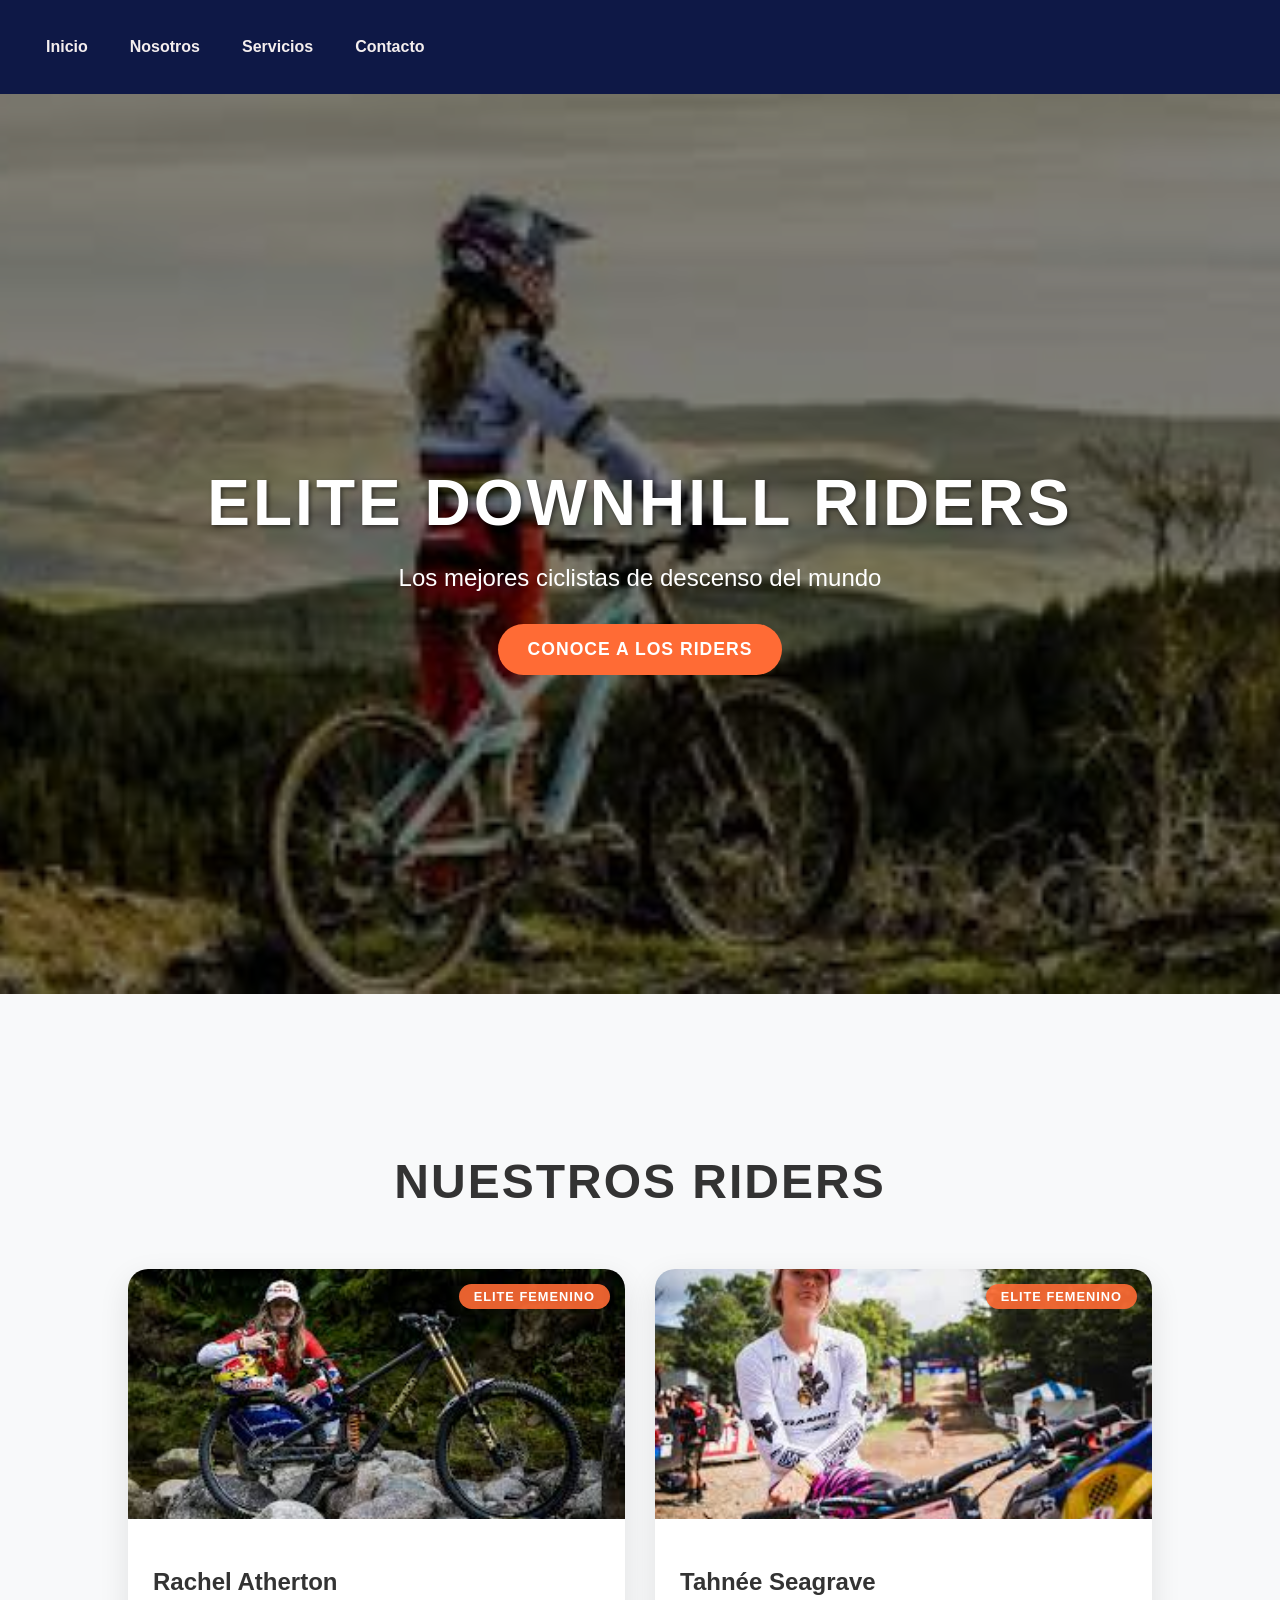
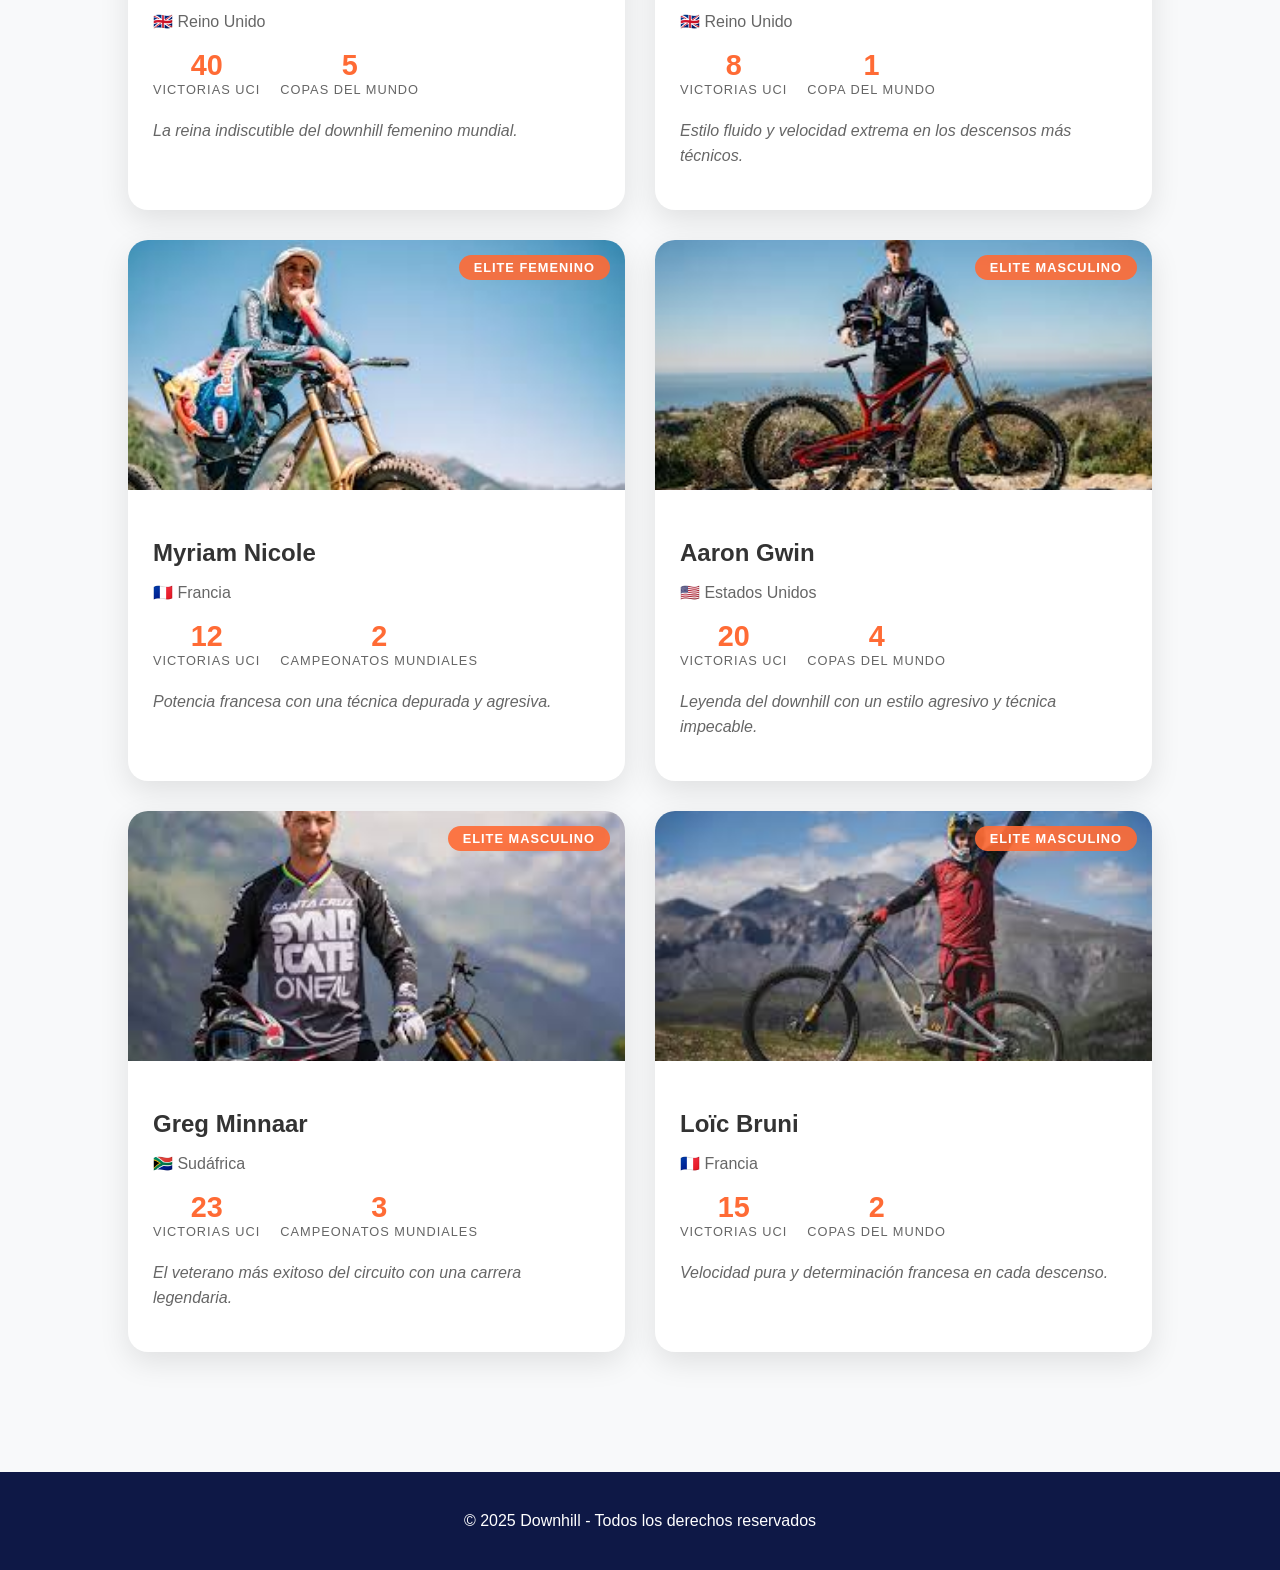
<file: index.html>
<!DOCTYPE html>
<html lang="es">
<head>
    <meta charset="UTF-8">
    <meta name="viewport" content="width=device-width, initial-scale=1.0">
    <link rel="icon" href="img/dh.jpeg" type="image/png">
    <title>Downhill Riders - Elite Mountain Bikers</title>
    <link href="https://fonts.googleapis.com/css2?family=Roboto:wght@300;400;700;900&display=swap" rel="stylesheet">
    <link rel="stylesheet" href="css/style.css">
</head>
<body>
    <header>
      <nav>
        <ul>
          <li><a href="#" target="_blank" rel="noopener noreferrer">Inicio</a></li>
          <li><a href="https://orion9ftf.github.io/portfolio-maypher/" target="_blank" rel="noopener noreferrer">Nosotros</a></li>
          <li><a href="https://github.com/orion9ftf/Landing-page" target="_blank" rel="noopener noreferrer">Servicios</a></li>
          <li><a href="https://www.linkedin.com/in/eva-matus-240063128/" target="_blank" rel="noopener noreferrer">Contacto</a></li>
        </ul>
      </nav>    
    </header>

        <!-- Hero Section -->
    <section id="home" class="hero">
        <div class="hero-content">
            <h1 class="hero-title">ELITE DOWNHILL RIDERS</h1>
            <p class="hero-subtitle">Los mejores ciclistas de descenso del mundo</p>
            <button class="hero-btn" onclick="document.getElementById('riders').scrollIntoView()">Conoce a los Riders</button>
        </div>
        <div class="hero-overlay"></div>
    </section>

    <section id="riders" class="riders-section">
        <div class="container">
            <h2 class="section-title">NUESTROS RIDERS</h2>
            <div class="riders-grid">
                <!-- Female Riders -->
                <div class="rider-card">
                    <div class="card-image">
                        <img src="img/Rachel.jpeg" alt="Rachel Atherton">
                        <div class="card-overlay">
                            <span class="rider-category">ELITE FEMENINO</span>
                        </div>
                    </div>
                    <div class="card-content">
                        <h3 class="rider-name">Rachel Atherton</h3>
                        <p class="rider-country">🇬🇧 Reino Unido</p>
                        <div class="rider-stats">
                            <div class="stat">
                                <span class="stat-number">40</span>
                                <span class="stat-label">Victorias UCI</span>
                            </div>
                            <div class="stat">
                                <span class="stat-number">5</span>
                                <span class="stat-label">Copas del Mundo</span>
                            </div>
                        </div>
                        <p class="rider-description">La reina indiscutible del downhill femenino mundial.</p>
                    </div>
                </div>

                <div class="rider-card">
                    <div class="card-image">
                        <img src="img/Seagrave.jpeg" alt="Tahnée Seagrave">
                        <div class="card-overlay">
                            <span class="rider-category">ELITE FEMENINO</span>
                        </div>
                    </div>
                    <div class="card-content">
                        <h3 class="rider-name">Tahnée Seagrave</h3>
                        <p class="rider-country">🇬🇧 Reino Unido</p>
                        <div class="rider-stats">
                            <div class="stat">
                                <span class="stat-number">8</span>
                                <span class="stat-label">Victorias UCI</span>
                            </div>
                            <div class="stat">
                                <span class="stat-number">1</span>
                                <span class="stat-label">Copa del Mundo</span>
                            </div>
                        </div>
                        <p class="rider-description">Estilo fluido y velocidad extrema en los descensos más técnicos.</p>
                    </div>
                </div>

                <div class="rider-card">
                    <div class="card-image">
                        <img src="img/Myriam.jpeg" alt="Myriam Nicole">
                        <div class="card-overlay">
                            <span class="rider-category">ELITE FEMENINO</span>
                        </div>
                    </div>
                    <div class="card-content">
                        <h3 class="rider-name">Myriam Nicole</h3>
                        <p class="rider-country">🇫🇷 Francia</p>
                        <div class="rider-stats">
                            <div class="stat">
                                <span class="stat-number">12</span>
                                <span class="stat-label">Victorias UCI</span>
                            </div>
                            <div class="stat">
                                <span class="stat-number">2</span>
                                <span class="stat-label">Campeonatos Mundiales</span>
                            </div>
                        </div>
                        <p class="rider-description">Potencia francesa con una técnica depurada y agresiva.</p>
                    </div>
                </div>
                <!-- Male Riders -->
                <div class="rider-card">
                    <div class="card-image">
                        <img src="img/aaron.jpeg" alt="Aaron Gwin">
                        <div class="card-overlay">
                            <span class="rider-category">ELITE MASCULINO</span>
                        </div>
                    </div>
                    <div class="card-content">
                        <h3 class="rider-name">Aaron Gwin</h3>
                        <p class="rider-country">🇺🇸 Estados Unidos</p>
                        <div class="rider-stats">
                            <div class="stat">
                                <span class="stat-number">20</span>
                                <span class="stat-label">Victorias UCI</span>
                            </div>
                            <div class="stat">
                                <span class="stat-number">4</span>
                                <span class="stat-label">Copas del Mundo</span>
                            </div>
                        </div>
                        <p class="rider-description">Leyenda del downhill con un estilo agresivo y técnica impecable.</p>
                    </div>
                </div>

                <div class="rider-card">
                    <div class="card-image">
                        <img src="img/greg.jpeg" alt="Greg Minnaar">
                        <div class="card-overlay">
                            <span class="rider-category">ELITE MASCULINO</span>
                        </div>
                    </div>
                    <div class="card-content">
                        <h3 class="rider-name">Greg Minnaar</h3>
                        <p class="rider-country">🇿🇦 Sudáfrica</p>
                        <div class="rider-stats">
                            <div class="stat">
                                <span class="stat-number">23</span>
                                <span class="stat-label">Victorias UCI</span>
                            </div>
                            <div class="stat">
                                <span class="stat-number">3</span>
                                <span class="stat-label">Campeonatos Mundiales</span>
                            </div>
                        </div>
                        <p class="rider-description">El veterano más exitoso del circuito con una carrera legendaria.</p>
                    </div>
                </div>

                <div class="rider-card">
                    <div class="card-image">
                        <img src="img/Bruni.jpeg" alt="Loïc Bruni">
                        <div class="card-overlay">
                            <span class="rider-category">ELITE MASCULINO</span>
                        </div>
                    </div>
                    <div class="card-content">
                        <h3 class="rider-name">Loïc Bruni</h3>
                        <p class="rider-country">🇫🇷 Francia</p>
                        <div class="rider-stats">
                            <div class="stat">
                                <span class="stat-number">15</span>
                                <span class="stat-label">Victorias UCI</span>
                            </div>
                            <div class="stat">
                                <span class="stat-number">2</span>
                                <span class="stat-label">Copas del Mundo</span>
                            </div>
                        </div>
                        <p class="rider-description">Velocidad pura y determinación francesa en cada descenso.</p>
                    </div>
                </div>
            </div>
        </div>
    </section>  

    <footer>
      &copy; 2025 Downhill - Todos los derechos reservados
    </footer>
</body>
</html>
</file>
<file: css/style.css>
body {
    font-family: Arial, sans-serif;
    margin: 0;
    padding: 0;
}

nav {
    background-color: #0e1846;
    padding: 30px;
}

nav ul {
    list-style: none;
    margin: 0;
    padding: 0;
    display: flex;
    gap: 10px;
}

nav li {
    display: inline;
}

nav a {
    color: rgb(244, 238, 238);
    text-decoration: none;
    font-weight: bold;
    padding: 8px 16px;
    display: block;
}

nav a:hover {
    background-color: #73d4d0;
    border-radius: 5px;
}


.container {
    width: 80%;
    margin: 0 auto;
    padding: 20px 0;
}

.hero {
    height: 100vh;
    background: linear-gradient(135deg, #667eea 0%, #764ba2 100%);
    background-image: url('/img/rachel-a.jpeg');
    background-size: cover;
    background-position: center;
    display: flex;
    align-items: center;
    justify-content: center;
    position: relative;
    text-align: center;
}


.hero-overlay {
    position: absolute;
    top: 0;
    left: 0;
    right: 0;
    bottom: 0;
    background: rgba(0, 0, 0, 0.5);
}

.hero-content {
    position: relative;
    z-index: 2;
    color: white;
}

.hero-title {
    font-size: 4rem;
    font-weight: 900;
    margin-bottom: 1rem;
    letter-spacing: 3px;
    text-shadow: 2px 2px 4px rgba(0, 0, 0, 0.5);
}

.hero-subtitle {
    font-size: 1.5rem;
    margin-bottom: 2rem;
    font-weight: 300;
}

.hero-btn {
    background: #ff6b35;
    color: white;
    border: none;
    padding: 15px 30px;
    font-size: 1.1rem;
    font-weight: 700;
    border-radius: 50px;
    cursor: pointer;
    transition: all 0.3s ease;
    text-transform: uppercase;
    letter-spacing: 1px;
}

.hero-btn:hover {
    background: #e55a2b;
    transform: translateY(-2px);
    box-shadow: 0 10px 20px rgba(255, 107, 53, 0.3);
}


.riders-section {
    padding: 100px 0;
    background: #f8f9fa;
}

.section-title {
    text-align: center;
    font-size: 3rem;
    font-weight: 900;
    margin-bottom: 60px;
    color: #333;
    letter-spacing: 2px;
}

.riders-grid {
    display: grid;
    grid-template-columns: repeat(auto-fit, minmax(350px, 1fr));
    gap: 30px;
    margin-top: 50px;
}

.rider-card {
    background: white;
    border-radius: 20px;
    overflow: hidden;
    box-shadow: 0 10px 30px rgba(0, 0, 0, 0.1);
    transition: all 0.3s ease;
    position: relative;
}

.rider-card:hover {
    transform: translateY(-10px);
    box-shadow: 0 20px 40px rgba(0, 0, 0, 0.15);
}

.card-image {
    position: relative;
    height: 250px;
    overflow: hidden;
}

.card-image img {
    width: 100%;
    height: 100%;
    object-fit: cover;
    transition: transform 0.3s ease;
}

.rider-card:hover .card-image img {
    transform: scale(1.1);
}

.card-overlay {
    position: absolute;
    top: 15px;
    right: 15px;
    background: rgba(255, 107, 53, 0.9);
    color: white;
    padding: 5px 15px;
    border-radius: 20px;
    font-size: 0.8rem;
    font-weight: 700;
    letter-spacing: 1px;
}

.card-content {
    padding: 25px;
}

.rider-name {
    font-size: 1.5rem;
    font-weight: 700;
    margin-bottom: 5px;
    color: #333;
}

.rider-country {
    font-size: 1rem;
    color: #666;
    margin-bottom: 20px;
    font-weight: 500;
}

.rider-stats {
    display: flex;
    gap: 20px;
    margin-bottom: 20px;
}

.stat {
    text-align: center;
}

.stat-number {
    display: block;
    font-size: 1.8rem;
    font-weight: 900;
    color: #ff6b35;
    line-height: 1;
}

.stat-label {
    font-size: 0.8rem;
    color: #666;
    font-weight: 500;
    text-transform: uppercase;
    letter-spacing: 1px;
}

.rider-description {
    color: #666;
    line-height: 1.6;
    font-style: italic;
}



footer {
    background-color: #0e1846;
    color: #fff;
    text-align: center;
    padding: 40px 0;
}
</file>
